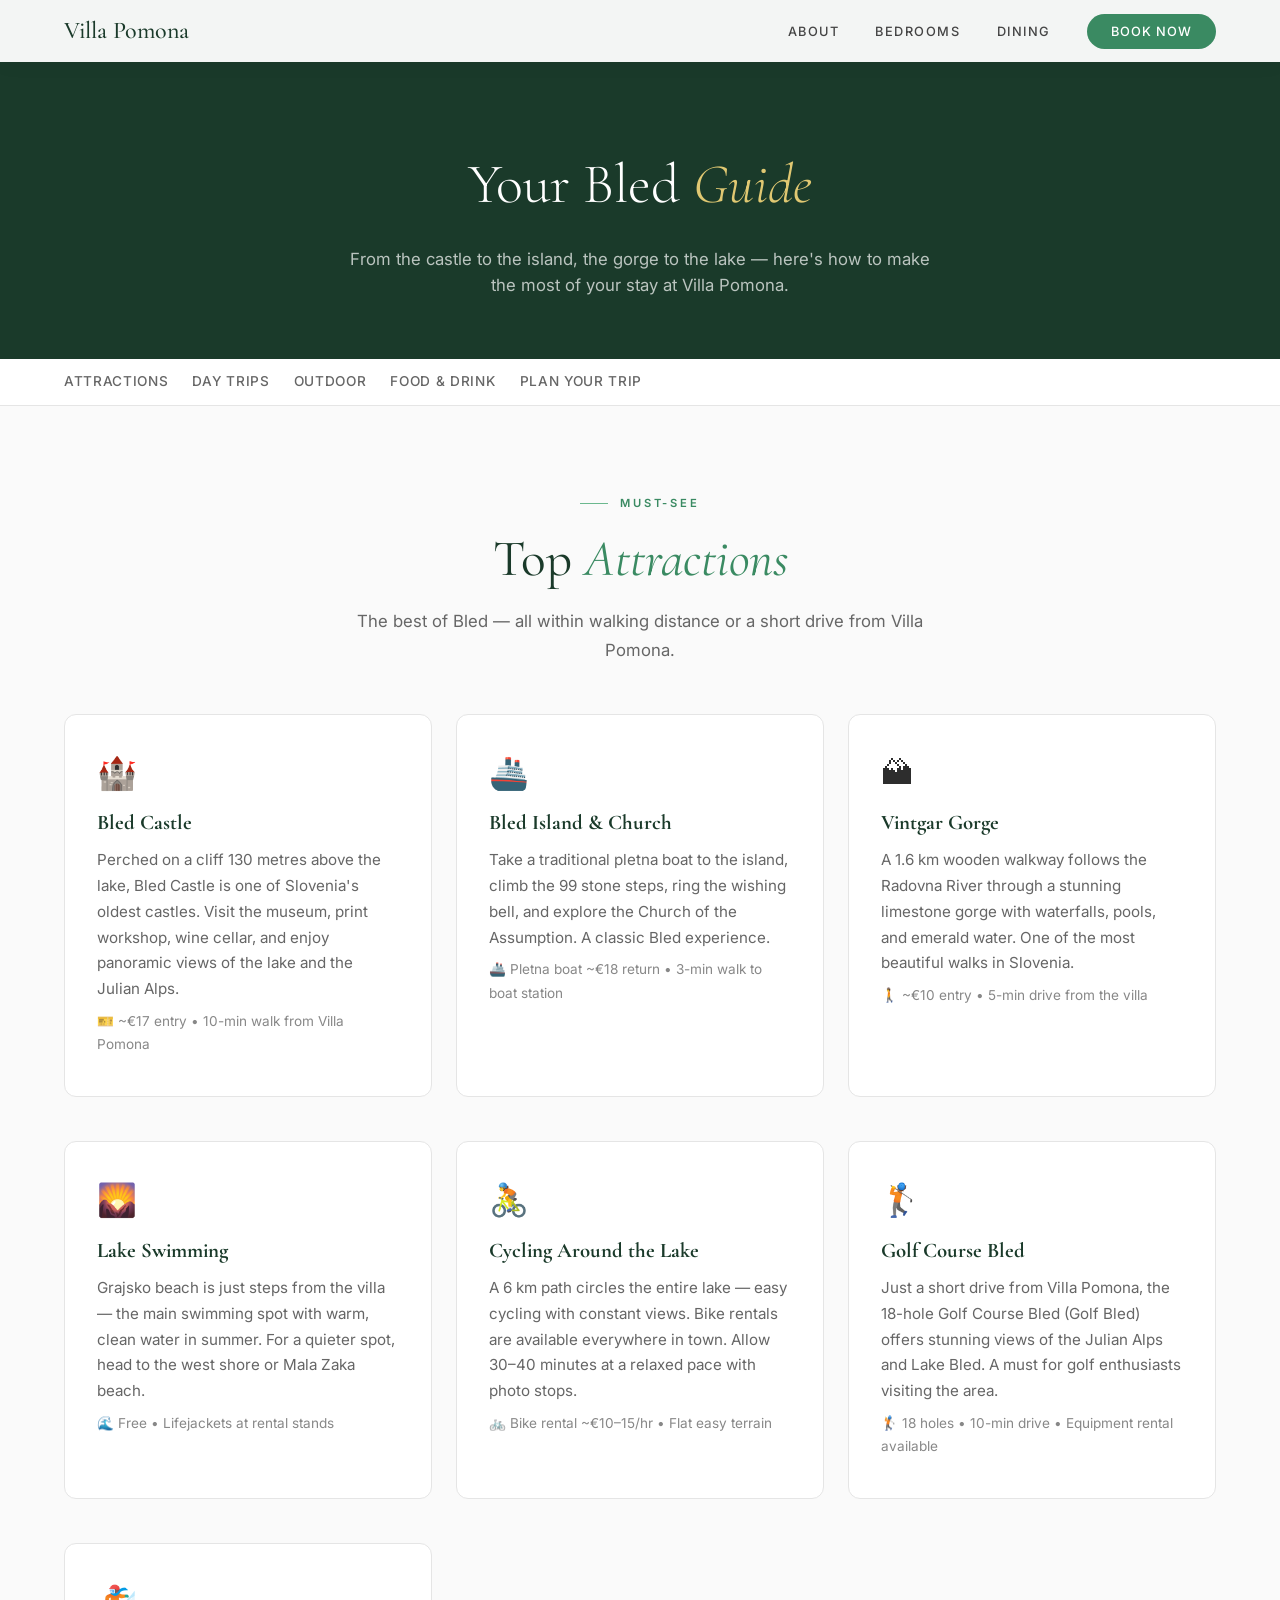
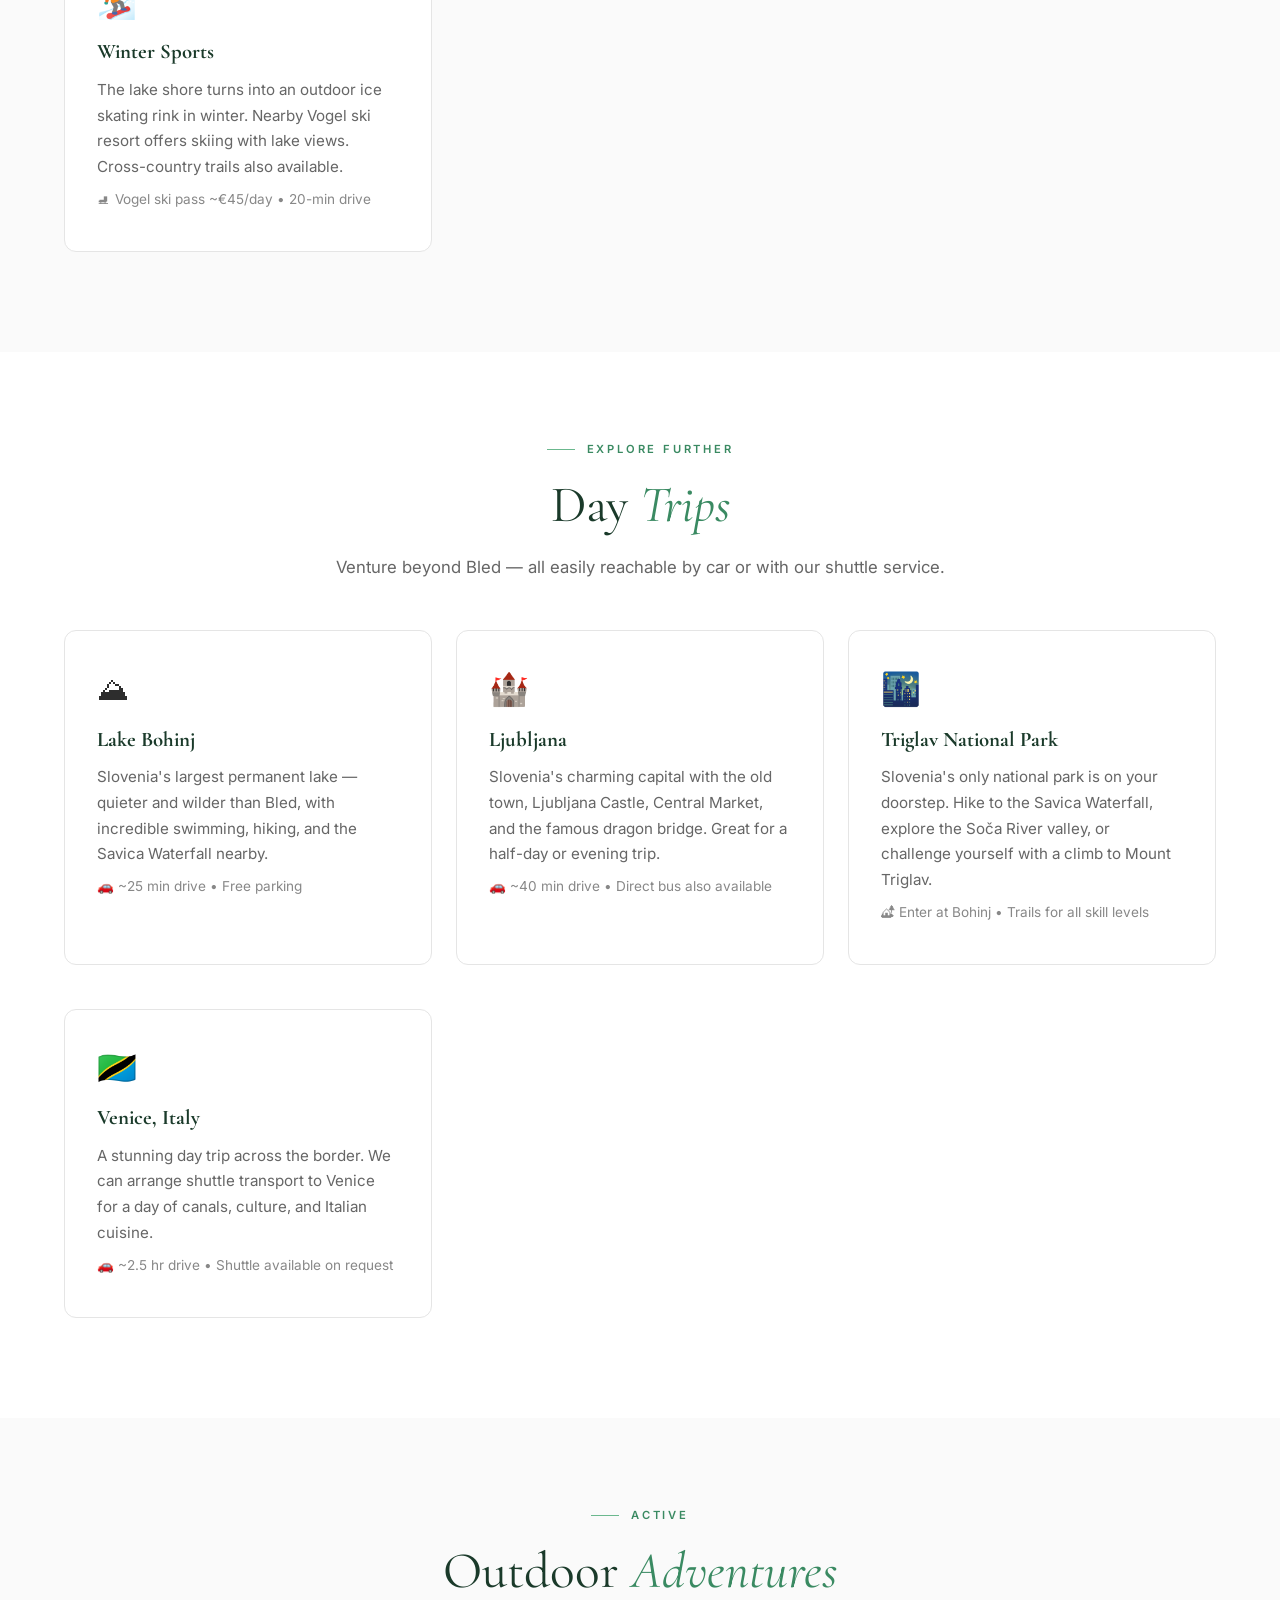
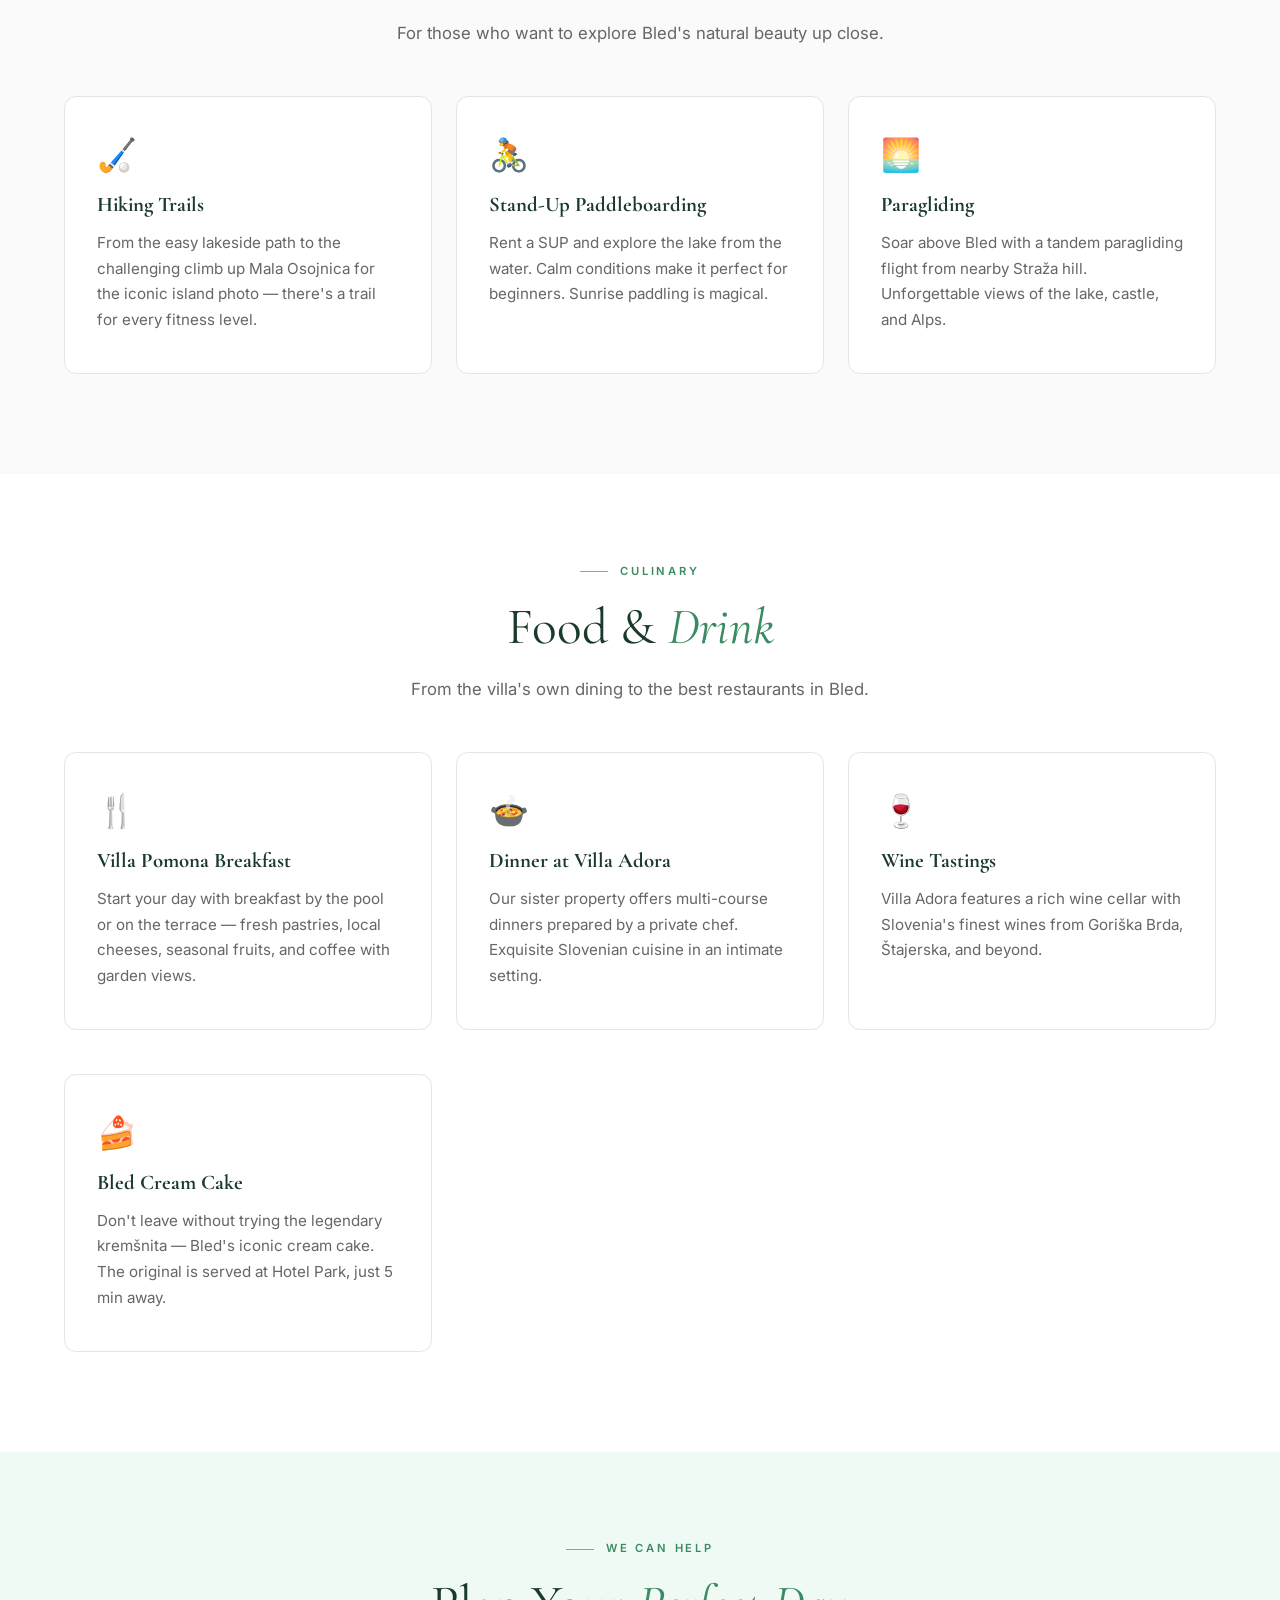
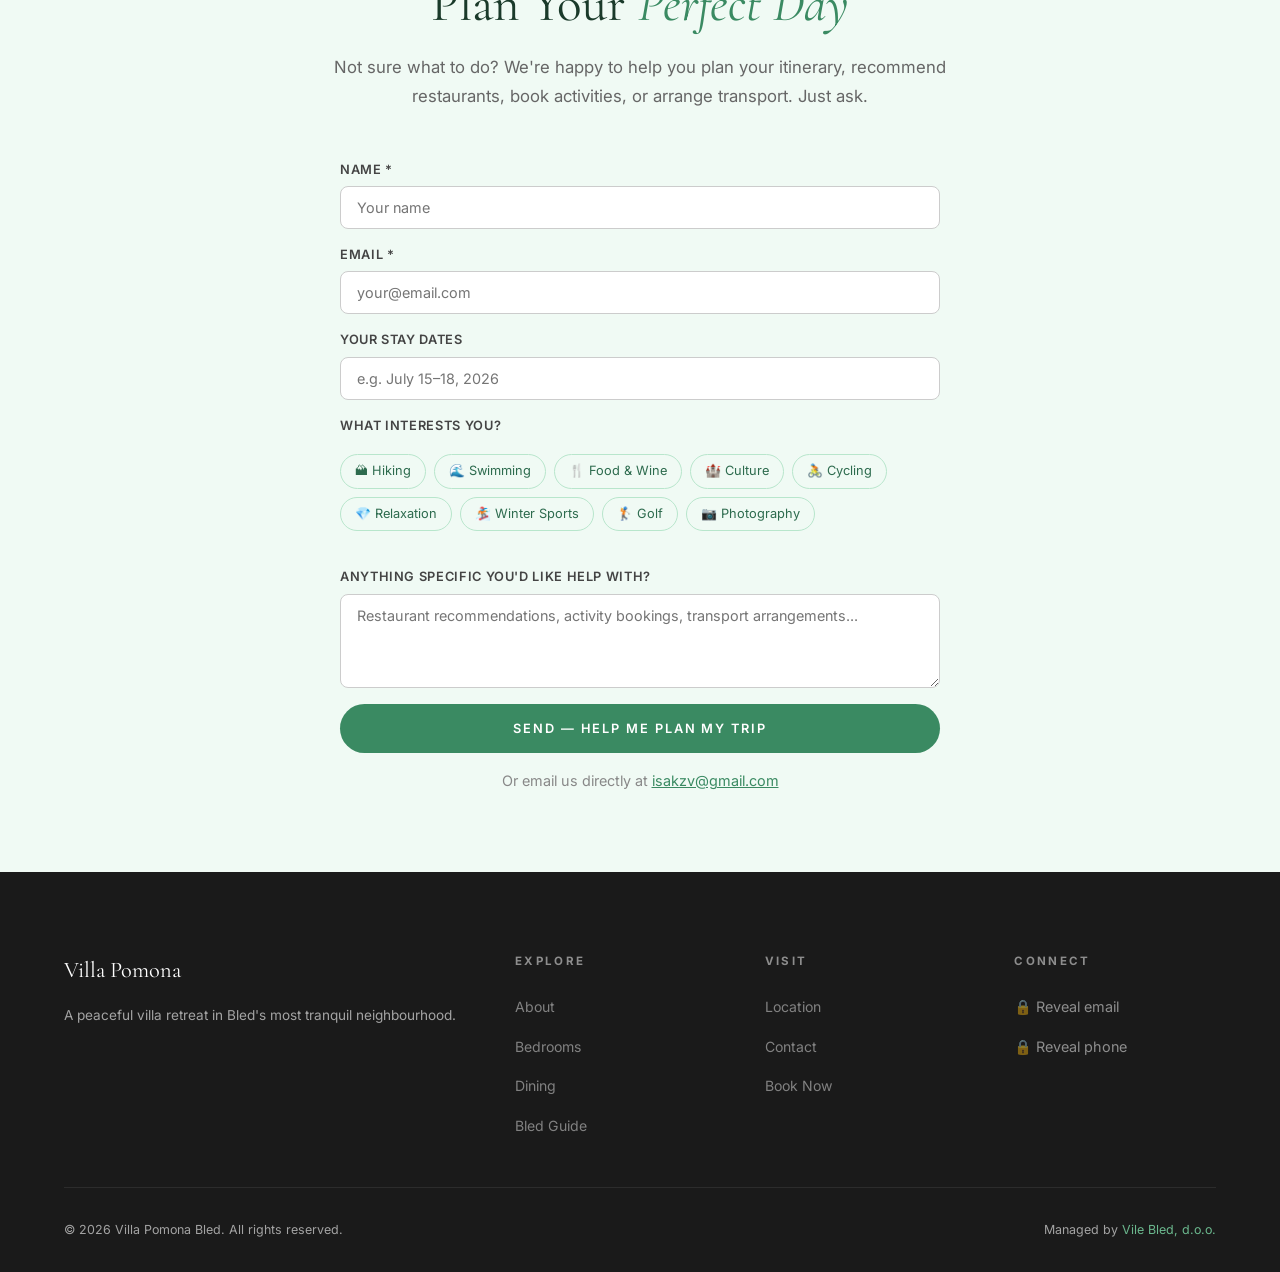
<file: bled-guide.html>
<!DOCTYPE html>
<html lang="en">
<head>
    <meta charset="UTF-8">
    <meta name="viewport" content="width=device-width, initial-scale=1.0">
    <title>Bled Guide — Things to Do | Villa Pomona</title>
    <meta name="description" content="Your guide to Bled, Slovenia — top attractions, day trips, lake swimming, hiking, and how to make the most of your stay at Villa Pomona.">
    <link rel="icon" href="favicon.svg" type="image/svg+xml">
    <link rel="preconnect" href="https://fonts.googleapis.com">
    <link rel="preconnect" href="https://fonts.gstatic.com" crossorigin>
    <link href="https://fonts.googleapis.com/css2?family=Cormorant+Garamond:ital,wght@0,300;0,400;0,500;0,600;1,300;1,400&family=Inter:wght@300;400;500;600&display=swap" rel="stylesheet">
    <link rel="stylesheet" href="styles.css">
    <style>
        .guide-hero { background: var(--green-900); padding: 140px 0 60px; text-align: center; color: #fff; }
        .guide-hero h1 { font-family: var(--font-serif); font-size: clamp(2.2rem, 5vw, 3.5rem); font-weight: 300; margin-bottom: 16px; }
        .guide-hero h1 em { font-style: italic; color: var(--gold-light); }
        .guide-hero p { color: rgba(255,255,255,0.7); font-size: 1.05rem; max-width: 600px; margin: 0 auto; }
        .guide-nav { background: #fff; border-bottom: 1px solid var(--neutral-200); padding: 12px 0; position: sticky; top: 0; z-index: 100; }
        .guide-nav-inner { max-width: var(--container-max); margin: 0 auto; padding: 0 24px; display: flex; gap: 24px; flex-wrap: wrap; }
        .guide-nav a { font-size: 0.85rem; font-weight: 500; color: var(--neutral-600); letter-spacing: 0.05em; text-transform: uppercase; transition: color 0.3s; }
        .guide-nav a:hover { color: var(--green-600); }
        .guide-section { padding: 80px 0; }
        .guide-section:nth-child(even) { background: var(--neutral-50); }
        .guide-card { background: #fff; padding: 32px; border-radius: 12px; border: 1px solid var(--neutral-200); margin-bottom: 20px; transition: all 0.3s var(--ease); }
        .guide-card:hover { border-color: var(--green-300); box-shadow: 0 8px 30px rgba(0,0,0,0.04); }
        .guide-card h3 { font-family: var(--font-serif); font-size: 1.3rem; color: var(--green-900); margin-bottom: 8px; }
        .guide-card .guide-icon { font-size: 2rem; margin-bottom: 8px; display: block; }
        .guide-card p { font-size: 0.95rem; color: var(--neutral-600); line-height: 1.7; margin-bottom: 8px; }
        .guide-card .guide-meta { font-size: 0.85rem; color: var(--neutral-500); }
        .guide-grid { display: grid; grid-template-columns: repeat(auto-fill, minmax(300px, 1fr)); gap: 24px; }
        .guide-form { max-width: 600px; margin: 0 auto; }
        .guide-form .form-group { margin-bottom: 16px; }
        .guide-form label { font-size: 0.8rem; font-weight: 600; color: var(--neutral-700); margin-bottom: 6px; display: block; text-transform: uppercase; letter-spacing: 0.05em; }
        .guide-form input, .guide-form select, .guide-form textarea { width: 100%; padding: 12px 16px; border: 1px solid var(--neutral-300); border-radius: 8px; font-family: var(--font-sans); font-size: 0.9rem; color: var(--neutral-800); }
        .guide-form input:focus, .guide-form select:focus, .guide-form textarea:focus { outline: none; border-color: var(--green-500); box-shadow: 0 0 0 3px rgba(74,158,116,0.1); }
        .guide-form textarea { resize: vertical; }
        .guide-tags { display: flex; flex-wrap: wrap; gap: 8px; margin: 12px 0 20px; }
        .guide-tag { font-size: 0.8rem; padding: 6px 14px; border-radius: 50px; border: 1px solid var(--green-200); background: var(--green-50); color: var(--green-700); cursor: pointer; transition: all 0.2s; user-select: none; }
        .guide-tag:hover, .guide-tag.selected { background: var(--green-600); color: #fff; border-color: var(--green-600); }
        .guide-back { display: inline-block; margin-top: 24px; color: var(--green-600); font-size: 0.9rem; }
        .guide-back:hover { text-decoration: underline; }
        .guide-header { max-width: 640px; margin: 0 auto 48px; text-align: center; }
        .guide-header .section-title { color: var(--green-900); }
        .guide-header .section-title em { color: var(--green-600); }
        .guide-header .section-desc { color: var(--neutral-600); }
        @media (max-width: 768px) {
            .guide-hero { padding: 100px 0 40px; }
            .guide-section { padding: 48px 0; }
            .guide-card { padding: 24px; }
            .guide-nav-inner { gap: 12px; }
            .guide-nav a { font-size: 0.78rem; }
        }
    </style>
</head>
<body>
    <nav class="nav" id="nav" style="background:rgba(255,255,255,0.95);backdrop-filter:blur(20px);box-shadow:0 1px 20px rgba(0,0,0,0.06);padding:12px 0;">
        <div class="nav-container">
            <a href="index.html" class="nav-logo" style="color:var(--green-900);">
                <span class="logo-text">Villa Pomona</span>
            </a>
            <button class="nav-toggle" id="navToggle" aria-label="Toggle menu" style="display:none;">
                <span style="background:var(--green-900);"></span><span style="background:var(--green-900);"></span><span style="background:var(--green-900);"></span>
            </button>
            <ul class="nav-links" id="navLinks" style="display:flex;">
                <li><a href="index.html#about" style="color:var(--neutral-700);">About</a></li>
                <li><a href="index.html#bedrooms" style="color:var(--neutral-700);">Bedrooms</a></li>
                <li><a href="index.html#dining" style="color:var(--neutral-700);">Dining</a></li>
                <li><a href="index.html#contact" class="nav-cta">Book Now</a></li>
            </ul>
            <style>@media(max-width:768px){.nav-links{display:none!important}.nav-links.active{display:flex!important}.nav-toggle{display:flex!important}}</style>
        </div>
    </nav>

    <section class="guide-hero">
        <div class="container">
            <h1>Your Bled <em>Guide</em></h1>
            <p>From the castle to the island, the gorge to the lake — here's how to make the most of your stay at Villa Pomona.</p>
        </div>
    </section>

    <div class="guide-nav">
        <div class="guide-nav-inner">
            <a href="#attractions">Attractions</a>
            <a href="#daytrips">Day Trips</a>
            <a href="#outdoor">Outdoor</a>
            <a href="#food">Food & Drink</a>
            <a href="#plan">Plan Your Trip</a>
        </div>
    </div>

    <section class="guide-section" id="attractions">
        <div class="container">
            <div class="guide-header">
                <span class="section-tag">Must-See</span>
                <h2 class="section-title">Top <em>Attractions</em></h2>
                <p class="section-desc">The best of Bled — all within walking distance or a short drive from Villa Pomona.</p>
            </div>
            <div class="guide-grid">
                <div class="guide-card">
                    <span class="guide-icon">&#127984;</span>
                    <h3>Bled Castle</h3>
                    <p>Perched on a cliff 130 metres above the lake, Bled Castle is one of Slovenia's oldest castles. Visit the museum, print workshop, wine cellar, and enjoy panoramic views of the lake and the Julian Alps.</p>
                    <p class="guide-meta">&#127915; ~€17 entry &bull; 10-min walk from Villa Pomona</p>
                </div>
                <div class="guide-card">
                    <span class="guide-icon">&#128674;</span>
                    <h3>Bled Island & Church</h3>
                    <p>Take a traditional pletna boat to the island, climb the 99 stone steps, ring the wishing bell, and explore the Church of the Assumption. A classic Bled experience.</p>
                    <p class="guide-meta">&#128674; Pletna boat ~€18 return &bull; 3-min walk to boat station</p>
                </div>
                <div class="guide-card">
                    <span class="guide-icon">&#127956;</span>
                    <h3>Vintgar Gorge</h3>
                    <p>A 1.6 km wooden walkway follows the Radovna River through a stunning limestone gorge with waterfalls, pools, and emerald water. One of the most beautiful walks in Slovenia.</p>
                    <p class="guide-meta">&#128694; ~€10 entry &bull; 5-min drive from the villa</p>
                </div>
                <div class="guide-card">
                    <span class="guide-icon">&#127748;</span>
                    <h3>Lake Swimming</h3>
                    <p>Grajsko beach is just steps from the villa — the main swimming spot with warm, clean water in summer. For a quieter spot, head to the west shore or Mala Zaka beach.</p>
                    <p class="guide-meta">&#127754; Free &bull; Lifejackets at rental stands</p>
                </div>
                <div class="guide-card">
                    <span class="guide-icon">&#128692;</span>
                    <h3>Cycling Around the Lake</h3>
                    <p>A 6 km path circles the entire lake — easy cycling with constant views. Bike rentals are available everywhere in town. Allow 30–40 minutes at a relaxed pace with photo stops.</p>
                    <p class="guide-meta">&#128690; Bike rental ~€10–15/hr &bull; Flat easy terrain</p>
                </div>
                <div class="guide-card">
                    <span class="guide-icon">&#127948;</span>
                    <h3>Golf Course Bled</h3>
                    <p>Just a short drive from Villa Pomona, the 18-hole Golf Course Bled (Golf Bled) offers stunning views of the Julian Alps and Lake Bled. A must for golf enthusiasts visiting the area.</p>
                    <p class="guide-meta">&#127948; 18 holes &bull; 10-min drive &bull; Equipment rental available</p>
                </div>
                <div class="guide-card">
                    <span class="guide-icon">&#127938;</span>
                    <h3>Winter Sports</h3>
                    <p>The lake shore turns into an outdoor ice skating rink in winter. Nearby Vogel ski resort offers skiing with lake views. Cross-country trails also available.</p>
                    <p class="guide-meta">&#9976; Vogel ski pass ~€45/day &bull; 20-min drive</p>
                </div>
            </div>
        </div>
    </section>

    <section class="guide-section" id="daytrips">
        <div class="container">
            <div class="guide-header">
                <span class="section-tag">Explore Further</span>
                <h2 class="section-title">Day <em>Trips</em></h2>
                <p class="section-desc">Venture beyond Bled — all easily reachable by car or with our shuttle service.</p>
            </div>
            <div class="guide-grid">
                <div class="guide-card">
                    <span class="guide-icon">&#9968;</span>
                    <h3>Lake Bohinj</h3>
                    <p>Slovenia's largest permanent lake — quieter and wilder than Bled, with incredible swimming, hiking, and the Savica Waterfall nearby.</p>
                    <p class="guide-meta">&#128663; ~25 min drive &bull; Free parking</p>
                </div>
                <div class="guide-card">
                    <span class="guide-icon">&#127984;</span>
                    <h3>Ljubljana</h3>
                    <p>Slovenia's charming capital with the old town, Ljubljana Castle, Central Market, and the famous dragon bridge. Great for a half-day or evening trip.</p>
                    <p class="guide-meta">&#128663; ~40 min drive &bull; Direct bus also available</p>
                </div>
                <div class="guide-card">
                    <span class="guide-icon">&#127747;</span>
                    <h3>Triglav National Park</h3>
                    <p>Slovenia's only national park is on your doorstep. Hike to the Savica Waterfall, explore the Soča River valley, or challenge yourself with a climb to Mount Triglav.</p>
                    <p class="guide-meta">&#127957; Enter at Bohinj &bull; Trails for all skill levels</p>
                </div>
                <div class="guide-card">
                    <span class="guide-icon">&#127481;&#127487;</span>
                    <h3>Venice, Italy</h3>
                    <p>A stunning day trip across the border. We can arrange shuttle transport to Venice for a day of canals, culture, and Italian cuisine.</p>
                    <p class="guide-meta">&#128663; ~2.5 hr drive &bull; Shuttle available on request</p>
                </div>
            </div>
        </div>
    </section>

    <section class="guide-section" id="outdoor">
        <div class="container">
            <div class="guide-header">
                <span class="section-tag">Active</span>
                <h2 class="section-title">Outdoor <em>Adventures</em></h2>
                <p class="section-desc">For those who want to explore Bled's natural beauty up close.</p>
            </div>
            <div class="guide-grid">
                <div class="guide-card">
                    <span class="guide-icon">&#127953;</span>
                    <h3>Hiking Trails</h3>
                    <p>From the easy lakeside path to the challenging climb up Mala Osojnica for the iconic island photo — there's a trail for every fitness level.</p>
                </div>
                <div class="guide-card">
                    <span class="guide-icon">&#128692;</span>
                    <h3>Stand-Up Paddleboarding</h3>
                    <p>Rent a SUP and explore the lake from the water. Calm conditions make it perfect for beginners. Sunrise paddling is magical.</p>
                </div>
                <div class="guide-card">
                    <span class="guide-icon">&#127749;</span>
                    <h3>Paragliding</h3>
                    <p>Soar above Bled with a tandem paragliding flight from nearby Straža hill. Unforgettable views of the lake, castle, and Alps.</p>
                </div>
            </div>
        </div>
    </section>

    <section class="guide-section" id="food">
        <div class="container">
            <div class="guide-header">
                <span class="section-tag">Culinary</span>
                <h2 class="section-title">Food & <em>Drink</em></h2>
                <p class="section-desc">From the villa's own dining to the best restaurants in Bled.</p>
            </div>
            <div class="guide-grid">
                <div class="guide-card">
                    <span class="guide-icon">&#127860;</span>
                    <h3>Villa Pomona Breakfast</h3>
                    <p>Start your day with breakfast by the pool or on the terrace — fresh pastries, local cheeses, seasonal fruits, and coffee with garden views.</p>
                </div>
                <div class="guide-card">
                    <span class="guide-icon">&#127858;</span>
                    <h3>Dinner at Villa Adora</h3>
                    <p>Our sister property offers multi-course dinners prepared by a private chef. Exquisite Slovenian cuisine in an intimate setting.</p>
                </div>
                <div class="guide-card">
                    <span class="guide-icon">&#127863;</span>
                    <h3>Wine Tastings</h3>
                    <p>Villa Adora features a rich wine cellar with Slovenia's finest wines from Goriška Brda, Štajerska, and beyond.</p>
                </div>
                <div class="guide-card">
                    <span class="guide-icon">&#127856;</span>
                    <h3>Bled Cream Cake</h3>
                    <p>Don't leave without trying the legendary kremšnita — Bled's iconic cream cake. The original is served at Hotel Park, just 5 min away.</p>
                </div>
            </div>
        </div>
    </section>

    <section class="guide-section" id="plan" style="background:var(--green-50);">
        <div class="container">
            <div class="guide-header">
                <span class="section-tag">We Can Help</span>
                <h2 class="section-title">Plan Your <em>Perfect Day</em></h2>
                <p class="section-desc">Not sure what to do? We're happy to help you plan your itinerary, recommend restaurants, book activities, or arrange transport. Just ask.</p>
            </div>
            <div class="guide-form">
                <form id="guideForm" action="https://formsubmit.co/isakzv@gmail.com" method="POST" onsubmit="handleGuideForm(this)">
                    <input type="hidden" name="_subject" value="New Villa Pomona Trip Planning Request">
                    <input type="hidden" name="_captcha" value="true">
                    <input type="hidden" name="_template" value="box">
                    <div class="form-group"><label for="guideName">Name *</label><input type="text" id="guideName" name="Name" required placeholder="Your name"></div>
                    <div class="form-group"><label for="guideEmail">Email *</label><input type="email" id="guideEmail" name="Email" required placeholder="your@email.com"></div>
                    <div class="form-group"><label for="guideDates">Your stay dates</label><input type="text" id="guideDates" name="Stay dates" placeholder="e.g. July 15–18, 2026"></div>
                    <div class="form-group"><label>What interests you?</label><div class="guide-tags"><span class="guide-tag" onclick="this.classList.toggle('selected');updateInterests(this)">&#127956; Hiking</span><span class="guide-tag" onclick="this.classList.toggle('selected');updateInterests(this)">&#127754; Swimming</span><span class="guide-tag" onclick="this.classList.toggle('selected');updateInterests(this)">&#127860; Food & Wine</span><span class="guide-tag" onclick="this.classList.toggle('selected');updateInterests(this)">&#127984; Culture</span><span class="guide-tag" onclick="this.classList.toggle('selected');updateInterests(this)">&#128692; Cycling</span><span class="guide-tag" onclick="this.classList.toggle('selected');updateInterests(this)">&#128142; Relaxation</span><span class="guide-tag" onclick="this.classList.toggle('selected');updateInterests(this)">&#127938; Winter Sports</span><span class="guide-tag" onclick="this.classList.toggle('selected');updateInterests(this)">&#127948; Golf</span><span class="guide-tag" onclick="this.classList.toggle('selected');updateInterests(this)">&#128247; Photography</span></div><input type="hidden" name="Interests" id="interestsInput"></div>
                    <div class="form-group"><label for="guideMessage">Anything specific you'd like help with?</label><textarea id="guideMessage" name="Message" rows="4" placeholder="Restaurant recommendations, activity bookings, transport arrangements..."></textarea></div>
                    <button type="submit" class="btn btn-primary btn-full">Send — Help me plan my trip</button>
                </form>
                <p style="text-align:center;margin-top:16px;font-size:0.9rem;color:var(--neutral-500);">Or email us directly at <a href="mailto:isakzv@gmail.com" style="color:var(--green-600);text-decoration:underline;">isakzv@gmail.com</a></p>
                <div id="guideThankYou" style="display:none;text-align:center;padding:40px;"><div style="font-size:3rem;margin-bottom:16px;">&#127800;</div><h3 style="font-family:var(--font-serif);font-size:1.5rem;color:var(--green-900);margin-bottom:12px;">Thank You!</h3><p style="color:var(--neutral-600);">We'll get back to you within 24 hours to help plan your perfect Bled stay.</p></div>
            </div>
        </div>
    </section>

    <footer class="footer">
        <div class="container">
            <div class="footer-grid">
                <div class="footer-brand">
                    <span class="logo-text">Villa Pomona</span>
                    <p>A peaceful villa retreat in Bled's most tranquil neighbourhood.</p>
                </div>
                <div class="footer-links"><h4>Explore</h4><ul><li><a href="index.html#about">About</a></li><li><a href="index.html#bedrooms">Bedrooms</a></li><li><a href="index.html#dining">Dining</a></li><li><a href="bled-guide.html">Bled Guide</a></li></ul></div>
                <div class="footer-links"><h4>Visit</h4><ul><li><a href="index.html#location">Location</a></li><li><a href="index.html#contact">Contact</a></li><li><a href="index.html#contact">Book Now</a></li></ul></div>
                <div class="footer-links"><h4>Connect</h4><ul><li><span class="protected-contact" data-type="email" data-value="isakzv@gmail.com" onclick="revealContact(this)" style="cursor:pointer;font-size:0.9rem;color:rgba(255,255,255,0.5)">&#128274; Reveal email</span></li><li><span class="protected-contact" data-type="phone" data-value="+386 51 603 858" onclick="revealContact(this)" style="cursor:pointer;font-size:0.9rem;color:rgba(255,255,255,0.5)">&#128274; Reveal phone</span></li></ul></div>
            </div>
            <div class="footer-bottom">
                <p>&copy; 2026 Villa Pomona Bled. All rights reserved.</p>
                <p class="footer-sister">Managed by <a href="https://www.adorabled.com">Vile Bled, d.o.o.</a></p>
            </div>
        </div>
    </footer>

    <script src="script.js"></script>
    <div class="toast" id="toast" role="status"></div>
</body>
</html>
</file>
<file: styles.css>
:root {
    --green-900: #1a3a2a; --green-800: #234d38; --green-700: #2d6b4e; --green-600: #3a8a62; --green-500: #4a9e74; --green-400: #6bb88e; --green-300: #94d4b0; --green-200: #b8e6cc; --green-100: #dff5e8; --green-50: #f0faf4;
    --neutral-900: #1a1a1a; --neutral-800: #2d2d2d; --neutral-700: #444; --neutral-600: #666; --neutral-500: #888; --neutral-400: #aaa; --neutral-300: #ccc; --neutral-200: #e5e5e5; --neutral-100: #f5f5f5; --neutral-50: #fafafa;
    --gold: #c9a84c; --gold-light: #e0c872;
    --font-serif: 'Cormorant Garamond', Georgia, serif; --font-sans: 'Inter', -apple-system, BlinkMacSystemFont, sans-serif;
    --section-padding: 120px; --container-max: 1200px;
    --ease: cubic-bezier(0.22, 1, 0.36, 1); --radius: 4px;
}
*, *::before, *::after { margin: 0; padding: 0; box-sizing: border-box; }
html { scroll-behavior: smooth; font-size: 16px; }
body { font-family: var(--font-sans); color: var(--neutral-800); background: #fff; line-height: 1.6; overflow-x: hidden; -webkit-font-smoothing: antialiased; }
body.no-scroll { overflow: hidden; }
a { text-decoration: none; color: inherit; transition: color 0.3s var(--ease); }
img { max-width: 100%; height: auto; display: block; background: var(--neutral-100); }
ul { list-style: none; }
.container { max-width: var(--container-max); margin: 0 auto; padding: 0 24px; }

/* Nav */
.nav { position: fixed; top: 0; left: 0; right: 0; z-index: 1000; padding: 22px 0; transition: all 0.4s var(--ease); }
.nav.scrolled { background: rgba(255,255,255,0.92); backdrop-filter: blur(20px); -webkit-backdrop-filter: blur(20px); box-shadow: 0 1px 24px rgba(0,0,0,0.06); padding: 12px 0; border-bottom: 1px solid rgba(0,0,0,0.04); }
.nav-container { max-width: var(--container-max); margin: 0 auto; padding: 0 24px; display: flex; align-items: center; justify-content: space-between; }
.nav-logo { font-family: var(--font-serif); font-size: 1.5rem; font-weight: 500; color: #fff; transition: color 0.3s; }
.nav.scrolled .nav-logo { color: var(--green-900); }
.nav-links { display: flex; align-items: center; gap: 36px; }
.nav-links a { font-size: 0.8rem; font-weight: 500; color: rgba(255,255,255,0.85); letter-spacing: 0.12em; text-transform: uppercase; transition: color 0.3s; position: relative; }
.nav-links a::after { content: ''; position: absolute; bottom: -6px; left: 0; width: 0; height: 1px; background: var(--gold); transition: width 0.3s var(--ease); }
.nav-links a:hover { color: #fff; }
.nav-links a:hover::after { width: 100%; }
.nav.scrolled .nav-links a { color: var(--neutral-700); }
.nav.scrolled .nav-links a:hover { color: var(--green-700); }
.nav-cta { background: var(--green-600) !important; color: #fff !important; padding: 10px 24px; border-radius: 50px; letter-spacing: 0.08em !important; }
.nav-cta::after { display: none !important; }
.nav-cta:hover { background: var(--green-700) !important; color: #fff !important; }
.nav-toggle { display: none; flex-direction: column; gap: 5px; background: none; border: none; cursor: pointer; padding: 4px; z-index: 1002; }
.nav-toggle span { display: block; width: 24px; height: 2px; background: #fff; transition: all 0.3s; }
.nav.scrolled .nav-toggle span { background: var(--green-900); }
.nav-toggle.open span:nth-child(1) { transform: rotate(45deg) translate(5px,5px); }
.nav-toggle.open span:nth-child(2) { opacity: 0; }
.nav-toggle.open span:nth-child(3) { transform: rotate(-45deg) translate(5px,-5px); }

/* Hero */
.hero { position: relative; min-height: 100vh; display: flex; align-items: center; justify-content: center; overflow: hidden; }
.hero::after { content: ''; position: absolute; bottom: 0; left: 0; right: 0; height: 120px; z-index: 3; background: url("data:image/svg+xml,%3Csvg xmlns='http://www.w3.org/2000/svg' viewBox='0 0 1200 120'%3E%3Cpath d='M0,60 C200,20 400,100 600,60 C800,20 1000,100 1200,60 L1200,120 L0,120 Z' fill='rgba(255,255,255,0.08)'%3E%3Canimate attributeName='d' dur='5s' repeatCount='indefinite' values='M0,60 C200,20 400,100 600,60 C800,20 1000,100 1200,60 L1200,120 L0,120 Z;M0,50 C200,90 400,10 600,70 C800,30 1000,80 1200,60 L1200,120 L0,120 Z;M0,60 C200,20 400,100 600,60 C800,20 1000,100 1200,60 L1200,120 L0,120 Z'/%3E%3C/svg%3E") repeat-x bottom; background-size: 1200px 120px; pointer-events: none; animation: waveMove 3s linear infinite; }
.hero-bg { position: absolute; inset: 0; background-size: cover; background-position: center; }
.hero-bg::before { content: ''; position: absolute; inset: 0; background: url("data:image/svg+xml,%3Csvg width='60' height='60' viewBox='0 0 60 60' xmlns='http://www.w3.org/2000/svg'%3E%3Cg fill='none' fill-rule='evenodd'%3E%3Cg fill='%23ffffff' fill-opacity='0.03'%3E%3Cpath d='M36 34v-4h-2v4h-4v2h4v4h2v-4h4v-2h-4zm0-30V0h-2v4h-4v2h4v4h2V6h4V4h-4zM6 34v-4H4v4H0v2h4v4h2v-4h4v-2H6zM6 4V0H4v4H0v2h4v4h2V6h4V4H6z'/%3E%3C/g%3E%3C/g%3E%3C/svg%3E"); }
@keyframes waveMove { from { background-position: 0 0; } to { background-position: 1200px 0; } }
.hero-overlay { position: absolute; inset: 0; z-index: 2; background: linear-gradient(to right, rgba(26,58,42,0.8) 0%, rgba(26,58,42,0.4) 60%, rgba(45,107,78,0.2) 100%); }
.hero-content { position: relative; z-index: 2; max-width: 720px; padding: 0 24px; text-align: left; }
.hero-subtitle { display: inline-flex; align-items: center; gap: 12px; font-size: 0.75rem; font-weight: 600; letter-spacing: 0.25em; text-transform: uppercase; color: var(--gold-light); margin-bottom: 28px; }
.hero-subtitle::before { content: ''; width: 32px; height: 1px; background: var(--gold); }
.hero-title { font-family: var(--font-serif); font-size: clamp(3rem, 6.5vw, 5rem); font-weight: 300; line-height: 1.05; color: #fff; margin-bottom: 28px; }
.hero-title em { font-style: italic; color: var(--green-300); }
.hero-desc { font-size: 1.1rem; color: rgba(255,255,255,0.75); max-width: 520px; margin-bottom: 44px; line-height: 1.8; font-weight: 300; }
.hero-actions { display: flex; gap: 16px; flex-wrap: wrap; }
.hero-stats { display: flex; gap: 48px; margin-top: 60px; padding-top: 36px; border-top: 1px solid rgba(255,255,255,0.15); }
.hero-stat span { font-family: var(--font-serif); font-size: 2rem; display: block; color: var(--gold); }
.hero-stat small { font-size: 0.72rem; color: rgba(255,255,255,0.5); letter-spacing: 0.12em; text-transform: uppercase; }
.hero-scroll { position: absolute; bottom: 40px; left: 50%; transform: translateX(-50%); display: flex; flex-direction: column; align-items: center; gap: 12px; }
.hero-scroll span { font-size: 0.7rem; letter-spacing: 0.15em; text-transform: uppercase; color: rgba(255,255,255,0.5); }
.scroll-line { width: 1px; height: 40px; background: linear-gradient(to bottom, rgba(255,255,255,0.5), transparent); animation: scrollPulse 2s var(--ease) infinite; }

/* Buttons */
.btn { display: inline-flex; align-items: center; justify-content: center; padding: 17px 36px; font-size: 0.8rem; font-weight: 600; letter-spacing: 0.15em; text-transform: uppercase; border-radius: 50px; border: none; cursor: pointer; transition: all 0.3s var(--ease); font-family: var(--font-sans); }
.btn-primary { background: var(--green-600); color: #fff; }
.btn-primary:hover { background: var(--green-700); transform: translateY(-2px); box-shadow: 0 12px 32px rgba(58,138,98,0.3); }
.btn-outline { background: transparent; color: #fff; border: 1px solid rgba(255,255,255,0.25); }
.btn-outline:hover { background: rgba(255,255,255,0.08); border-color: rgba(255,255,255,0.6); }
.btn-full { width: 100%; }

/* Section */
.section { padding: var(--section-padding) 0; }
.section-header { text-align: center; max-width: 640px; margin: 0 auto 64px; }
.section-tag { display: inline-flex; align-items: center; gap: 12px; font-size: 0.7rem; font-weight: 600; letter-spacing: 0.25em; text-transform: uppercase; color: var(--green-600); margin-bottom: 18px; }
.section-tag::before { content: ''; width: 28px; height: 1px; background: var(--green-400); }
.section-title { font-family: var(--font-serif); font-size: clamp(2.2rem, 4.5vw, 3.2rem); font-weight: 400; color: var(--green-900); line-height: 1.1; margin-bottom: 20px; }
.section-title em { font-style: italic; color: var(--green-600); }
.section-desc { font-size: 1.05rem; color: var(--neutral-600); line-height: 1.75; }

/* About */
.about { background: var(--neutral-50); }
.about-grid { display: grid; grid-template-columns: 1fr 1fr; gap: 80px; align-items: center; }
.about-text .lead { font-size: 1.2rem; color: var(--neutral-800); margin-bottom: 20px; line-height: 1.7; }
.about-text p { color: var(--neutral-600); margin-bottom: 16px; line-height: 1.7; }
.about-stats { display: grid; grid-template-columns: repeat(4, 1fr); gap: 24px; margin-top: 40px; padding-top: 40px; border-top: 1px solid var(--neutral-200); }
.stat { text-align: center; }
.stat-num { display: block; font-family: var(--font-serif); font-size: 2.5rem; font-weight: 300; color: var(--green-700); line-height: 1; margin-bottom: 8px; }
.stat-label { font-size: 0.75rem; color: var(--neutral-500); text-transform: uppercase; letter-spacing: 0.1em; }
.image-frame { position: relative; overflow: hidden; }
.image-frame img { border-radius: 4px; width: 100%; height: 100%; object-fit: cover; transition: transform 1.2s var(--ease); }
.image-frame:hover img { transform: scale(1.04); }
.about-img { aspect-ratio: 4/3; }

/* Suites */
.suites { background: #fff; }
.suites-grid { display: grid; grid-template-columns: repeat(auto-fill, minmax(340px, 1fr)); gap: 32px; }
.suite-card { background: #fff; border-radius: 12px; overflow: hidden; border: 1px solid var(--neutral-200); transition: all 0.4s var(--ease); }
.suite-card:hover { transform: translateY(-8px); box-shadow: 0 24px 64px rgba(0,0,0,0.08); border-color: var(--green-300); }
.suite-image { position: relative; overflow: hidden; }
.suite-img { width: 100%; aspect-ratio: 16/10; object-fit: cover; display: block; transition: transform 0.8s var(--ease); }
.suite-card:hover .suite-img { transform: scale(1.06); }
.suite-badge { position: absolute; top: 16px; left: 16px; background: rgba(255,255,255,0.9); backdrop-filter: blur(8px); color: var(--green-900); font-size: 0.65rem; font-weight: 700; letter-spacing: 0.12em; text-transform: uppercase; padding: 7px 16px; border-radius: 50px; }
.suite-info { padding: 28px; }
.suite-info h3 { font-family: var(--font-serif); font-size: 1.5rem; font-weight: 500; color: var(--green-900); margin-bottom: 4px; }
.suite-size { font-size: 0.8rem; color: var(--green-600); font-weight: 500; margin-bottom: 12px; }
.suite-desc { font-size: 0.9rem; color: var(--neutral-600); line-height: 1.6; margin-bottom: 16px; }
.suite-features { display: flex; flex-wrap: wrap; gap: 8px; margin-bottom: 20px; }
.suite-features li { font-size: 0.75rem; background: var(--green-50); color: var(--green-700); padding: 4px 12px; border-radius: 50px; font-weight: 500; }
.suite-price { display: flex; align-items: baseline; gap: 4px; padding-top: 16px; border-top: 1px solid var(--neutral-200); }
.price-from { font-size: 0.75rem; color: var(--neutral-500); text-transform: uppercase; }
.price-amount { font-family: var(--font-serif); font-size: 1.8rem; font-weight: 500; color: var(--green-700); }
.price-night { font-size: 0.8rem; color: var(--neutral-500); }

/* Dining & Transport (shared card style) */
.dining, .transport { background: var(--green-50); }
.card-grid { display: grid; grid-template-columns: repeat(auto-fit, minmax(240px, 1fr)); gap: 24px; }
.card { background: #fff; padding: 40px 32px; border-radius: 12px; text-align: center; border: 1px solid var(--neutral-200); transition: all 0.3s var(--ease); }
.card:hover { border-color: var(--green-300); transform: translateY(-4px); box-shadow: 0 12px 40px rgba(0,0,0,0.06); }
.card-icon { font-size: 2.5rem; margin-bottom: 16px; display: block; }
.card h3 { font-family: var(--font-serif); font-size: 1.3rem; color: var(--green-900); margin-bottom: 12px; }
.card p { font-size: 0.9rem; color: var(--neutral-600); line-height: 1.6; }

/* Amenities */
.amenities { background: var(--green-50); }
.amenities-grid { display: grid; grid-template-columns: repeat(auto-fit, minmax(280px, 1fr)); gap: 24px; }
.amenity-card { background: #fff; padding: 32px; border-radius: 12px; border: 1px solid var(--neutral-200); transition: all 0.3s var(--ease); text-align: center; }
.amenity-card:hover { border-color: var(--green-300); transform: translateY(-4px); box-shadow: 0 12px 40px rgba(0,0,0,0.06); }
.amenity-icon { font-size: 2.5rem; margin-bottom: 16px; display: block; }
.amenity-card h4 { font-family: var(--font-serif); font-size: 1.2rem; color: var(--green-900); margin-bottom: 8px; }
.amenity-card p { font-size: 0.9rem; color: var(--neutral-600); line-height: 1.6; }

/* Location */
.location { background: #fff; }
.map-frame { padding-bottom: 0; }
.map-frame iframe { width: 100%; height: 350px; border-radius: 4px; display: block; }

/* Testimonials */
.testimonials { background: var(--neutral-50); }
.testimonials-grid { display: grid; grid-template-columns: repeat(auto-fit, minmax(320px, 1fr)); gap: 32px; }
.testimonial-card { background: #fff; padding: 40px; border-radius: 12px; border: 1px solid var(--neutral-200); position: relative; transition: all 0.3s var(--ease); }
.testimonial-card:hover { border-color: var(--green-300); transform: translateY(-4px); box-shadow: 0 12px 40px rgba(0,0,0,0.04); }
.testimonial-card::before { content: '\201C'; font-family: var(--font-serif); font-size: 4rem; color: var(--green-300); opacity: 0.3; position: absolute; top: 8px; left: 24px; line-height: 1; }
.testimonial-stars { color: var(--gold); font-size: 0.9rem; letter-spacing: 3px; margin: 24px 0 16px; }
.testimonial-text { font-family: var(--font-serif); font-size: 1.1rem; font-style: italic; color: var(--neutral-700); line-height: 1.7; margin-bottom: 24px; font-weight: 300; }
.testimonial-author strong { display: block; color: var(--green-900); font-size: 0.9rem; }
.testimonial-author span { font-size: 0.8rem; color: var(--neutral-500); }

/* Gallery */
.gallery-section{background:var(--neutral-50)}
.gallery-grid{display:grid;grid-template-columns:repeat(4,1fr);grid-auto-rows:220px;gap:16px}
.gallery-item{position:relative;border-radius:16px;overflow:hidden;cursor:pointer}
.gallery-item.tall{grid-row:span 2}
.gallery-item.wide{grid-column:span 2}
.gallery-image-wrapper{position:relative;width:100%;height:100%}
.gallery-image-wrapper img{width:100%;height:100%;object-fit:cover;transition:transform .6s var(--ease)}
.gallery-overlay{position:absolute;inset:0;background:linear-gradient(to top,rgba(0,0,0,.7) 0%,transparent 50%);display:flex;flex-direction:column;justify-content:flex-end;padding:20px;opacity:0;transition:opacity .4s var(--ease)}
.gallery-zoom{font-size:1.5rem;margin-bottom:4px}
.gallery-label{color:#fff;font-size:.85rem;font-weight:500}
.gallery-item:hover .gallery-overlay{opacity:1}
.gallery-item:hover .gallery-image-wrapper img{transform:scale(1.08)}
.lightbox{display:none;position:fixed;inset:0;z-index:10000;background:rgba(0,0,0,.95);align-items:center;justify-content:center;flex-direction:column}
.lightbox.active{display:flex;animation:fadeIn .3s ease}
.lightbox-close{position:absolute;top:20px;right:24px;background:none;border:none;color:#fff;font-size:2.5rem;cursor:pointer;z-index:10001;line-height:1;padding:8px;transition:transform .2s}
.lightbox-close:hover{transform:scale(1.2)}
.lightbox-prev,.lightbox-next{position:absolute;top:50%;transform:translateY(-50%);background:rgba(255,255,255,.1);border:none;color:#fff;font-size:3rem;cursor:pointer;z-index:10001;padding:16px 24px;border-radius:12px;transition:background .2s;line-height:1}
.lightbox-prev{left:20px}.lightbox-next{right:20px}
.lightbox-prev:hover,.lightbox-next:hover{background:rgba(255,255,255,.25)}
.lightbox-content{max-width:90vw;max-height:85vh;display:flex;flex-direction:column;align-items:center}
.lightbox-content img{max-width:90vw;max-height:75vh;object-fit:contain;border-radius:8px}
.lightbox-caption{color:#fff;font-size:1rem;margin-top:16px;text-align:center;font-family:var(--font-serif)}
.lightbox-counter{color:rgba(255,255,255,.5);font-size:.8rem;margin-top:8px}

/* Contact */
.contact { background: var(--green-900); color: #fff; }
.contact .section-tag { color: var(--green-300); }
.contact .section-title { color: #fff; }
.contact .section-title em { color: var(--gold-light); }
.contact .lead { color: rgba(255,255,255,0.75); font-size: 1.05rem; line-height: 1.7; margin-bottom: 32px; }
.contact-grid { display: grid; grid-template-columns: 1fr 1fr; gap: 64px; align-items: start; }
.contact-details { display: flex; flex-direction: column; gap: 24px; margin-bottom: 32px; }
.contact-item { display: flex; gap: 16px; align-items: flex-start; }
.ci-icon { font-size: 1.5rem; flex-shrink: 0; }
.contact-item strong { display: block; font-size: 0.8rem; text-transform: uppercase; letter-spacing: 0.1em; color: var(--green-300); margin-bottom: 4px; }
.contact-item p { color: rgba(255,255,255,0.8); font-size: 0.95rem; }
.contact-item a { color: rgba(255,255,255,0.8); transition: color 0.3s; }
.contact-item a:hover { color: var(--gold-light); }
.contact-note { background: rgba(255,255,255,0.06); padding: 20px; border-radius: 8px; border-left: 3px solid var(--gold); }
.contact-note p { font-size: 0.9rem; color: rgba(255,255,255,0.8); line-height: 1.6; }
.contact-form-wrapper { background: #fff; border-radius: 16px; padding: 40px; color: var(--neutral-800); }
.contact-form h3 { font-family: var(--font-serif); font-size: 1.5rem; color: var(--green-900); margin-bottom: 24px; }
.form-row { display: grid; grid-template-columns: 1fr 1fr; gap: 16px; margin-bottom: 16px; }
.form-group { display: flex; flex-direction: column; }
.form-group.full-width { margin-bottom: 16px; }
.form-group label { font-size: 0.8rem; font-weight: 600; color: var(--neutral-700); margin-bottom: 6px; text-transform: uppercase; letter-spacing: 0.05em; }
.form-group input, .form-group select, .form-group textarea { padding: 12px 16px; border: 1px solid var(--neutral-300); border-radius: 8px; font-family: var(--font-sans); font-size: 0.9rem; color: var(--neutral-800); background: #fff; transition: border-color 0.3s; }
.form-group input:focus, .form-group select:focus, .form-group textarea:focus { outline: none; border-color: var(--green-500); box-shadow: 0 0 0 3px rgba(74,158,116,0.1); }
.form-group textarea { resize: vertical; }
.form-note { text-align: center; font-size: 0.8rem; color: var(--neutral-500); margin-top: 12px; }

/* Footer */
.footer { background: var(--neutral-900); color: rgba(255,255,255,0.6); padding: 80px 0 32px; }
.footer-grid { display: grid; grid-template-columns: 2fr 1fr 1fr 1fr; gap: 48px; margin-bottom: 48px; }
.footer-brand .logo-text { font-family: var(--font-serif); font-size: 1.4rem; color: #fff; }
.footer-brand p { margin-top: 16px; font-size: 0.85rem; line-height: 1.75; }
.footer-links h4 { font-size: 0.72rem; font-weight: 700; text-transform: uppercase; letter-spacing: 0.2em; color: rgba(255,255,255,0.5); margin-bottom: 24px; }
.footer-links ul { display: flex; flex-direction: column; gap: 14px; }
.footer-links a { font-size: 0.88rem; color: rgba(255,255,255,0.45); transition: color 0.3s; }
.footer-links a:hover { color: var(--green-400); padding-left: 4px; }
.footer-bottom { display: flex; justify-content: space-between; align-items: center; padding-top: 32px; border-top: 1px solid rgba(255,255,255,0.08); font-size: 0.78rem; flex-wrap: wrap; gap: 12px; }
.footer-sister a { color: var(--green-400); }

/* Floating Book Button */
.floating-book { position: fixed; bottom: 24px; right: 24px; z-index: 999; opacity: 0; transform: translateY(20px); transition: all 0.4s var(--ease); pointer-events: none; }
.floating-book.visible { opacity: 1; transform: translateY(0); pointer-events: all; }
.floating-book .btn { padding: 14px 28px; font-size: 0.78rem; box-shadow: 0 8px 32px rgba(58,138,98,0.35); }
@media (min-width: 769px) { .floating-book { display: none; } }

/* Trustbar */
.trustbar { overflow: hidden; background: var(--green-800); padding: 12px 0; white-space: nowrap; }
.trustbar-track { display: inline-flex; gap: 48px; animation: trustbarScroll 30s linear infinite; }
.trustbar-track span { font-size: 0.75rem; color: rgba(255,255,255,0.7); letter-spacing: 0.1em; display: flex; align-items: center; gap: 8px; }
.trustbar-track span::before { content: '◆'; font-size: 0.5rem; color: var(--gold); }
@keyframes trustbarScroll { 0% { transform: translateX(0); } 100% { transform: translateX(-50%); } }

/* Toast */
.toast { position: fixed; bottom: 32px; left: 50%; transform: translateX(-50%) translateY(80px); background: var(--green-900); color: #fff; padding: 16px 32px; border-radius: 50px; font-size: 0.9rem; z-index: 10002; opacity: 0; transition: all 0.4s var(--ease); pointer-events: none; box-shadow: 0 8px 32px rgba(0,0,0,0.15); }
.toast.show { opacity: 1; transform: translateX(-50%) translateY(0); }

/* Animations */
@keyframes fadeInUp { from { opacity: 0; transform: translateY(30px); } to { opacity: 1; transform: translateY(0); } }
@keyframes scrollPulse { 0%, 100% { opacity: 1; transform: scaleY(1); } 50% { opacity: 0.3; transform: scaleY(0.6); } }
.reveal { opacity: 0; transform: translateY(36px); transition: opacity 0.9s var(--ease), transform 0.9s var(--ease); }
.reveal.visible { opacity: 1; transform: translateY(0); }
.reveal-delay-1 { transition-delay: 0.1s; }
.reveal-delay-2 { transition-delay: 0.2s; }
.reveal-delay-3 { transition-delay: 0.3s; }

/* Responsive */
@media (max-width: 1024px) {
    :root { --section-padding: 80px; }
    .about-grid, .contact-grid { grid-template-columns: 1fr; gap: 48px; }
    .about-stats { grid-template-columns: repeat(2, 1fr); }
    .footer-grid { grid-template-columns: 1fr 1fr; }
}
@media (max-width: 768px) {
    :root { --section-padding: 60px; }
    .nav-links { display: none; position: fixed; inset: 0; background: rgba(255,255,255,0.98); backdrop-filter: blur(20px); flex-direction: column; justify-content: center; gap: 28px; z-index: 1001; }
    .nav-links.active { display: flex; }
    .nav-links a { color: var(--green-900) !important; font-size: 1.2rem; }
    .nav-toggle { display: flex; }
    .hero-title { font-size: 2.6rem; }
    .hero-stats { gap: 24px; flex-wrap: wrap; }
    .hero-stat span { font-size: 1.6rem; }
    .suites-grid { grid-template-columns: 1fr; }
    .form-row { grid-template-columns: 1fr; }
    .contact-form-wrapper { padding: 24px; }
    .footer-grid { grid-template-columns: 1fr; gap: 32px; }
    .footer-bottom { flex-direction: column; gap: 8px; text-align: center; }
    .about-stats { grid-template-columns: repeat(2, 1fr); gap: 16px; }
    .stat-num { font-size: 2rem; }
    .gallery-grid{grid-template-columns:repeat(2,1fr);grid-auto-rows:160px;gap:10px}
    .gallery-item.wide{grid-column:span 2}
    .gallery-item.tall{grid-row:span 1}
    .lightbox-prev{left:8px;padding:12px 16px;font-size:2rem}
    .lightbox-next{right:8px;padding:12px 16px;font-size:2rem}
    .lightbox-close{top:10px;right:12px;font-size:2rem}
}
@media (max-width: 480px) {
    .hero-title { font-size: 2.2rem; }
    .section-title { font-size: 1.8rem; }
    .suite-info { padding: 20px; }
}
</file>
